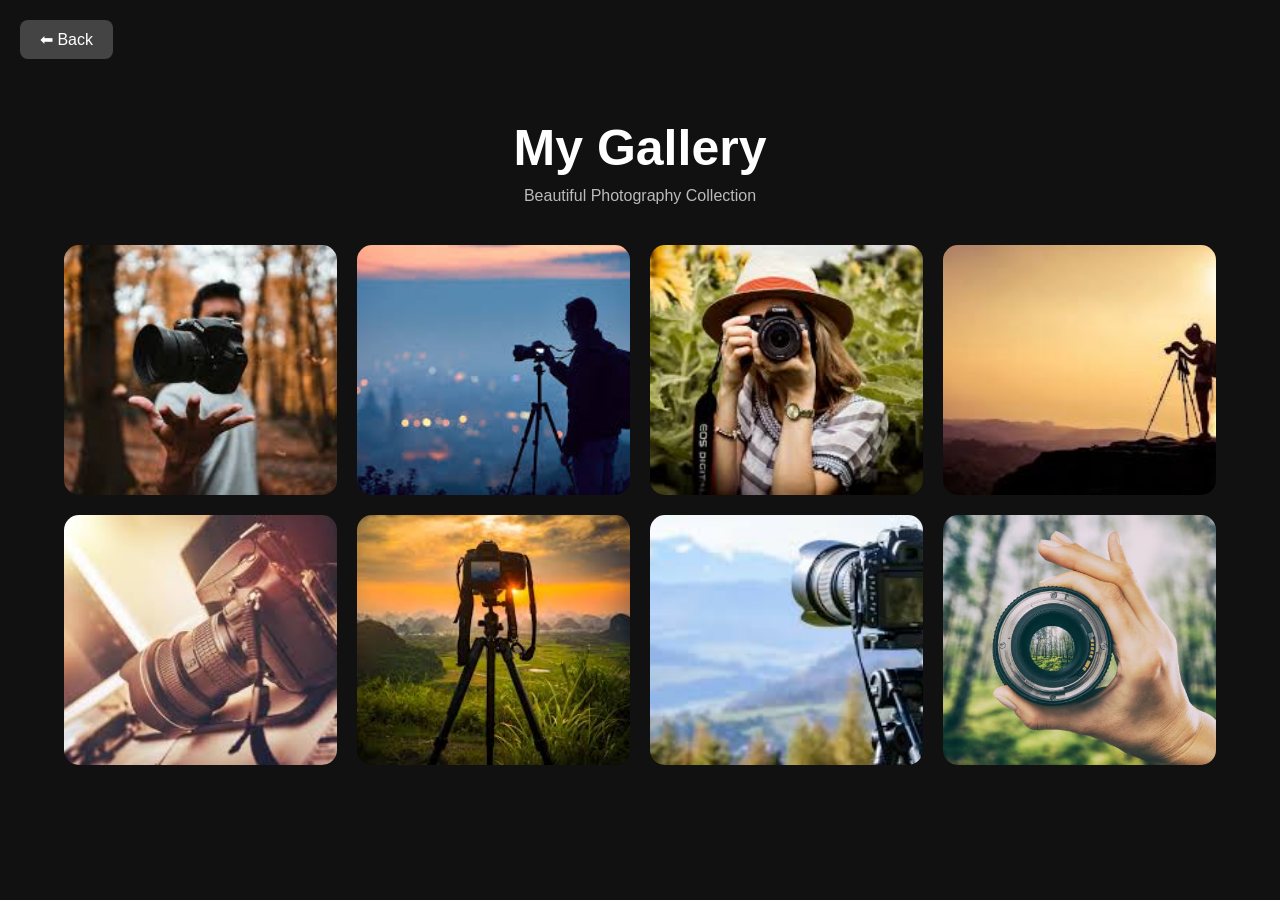
<file: gallery.html>
<!DOCTYPE html>
<html lang="en">
<head>
    <meta charset="UTF-8">
    <meta name="viewport" content="width=device-width, initial-scale=1.0">
    <title>Gallery</title>
    <link rel="stylesheet" href="gallery.css">
</head>
<body>
</head>
<body>
  <a href="index.html" class="back-btn">⬅ Back</a>

  <div class="heading">
    <h1>My Gallery</h1>
    <p>Beautiful Photography Collection</p>
  </div>

  <div class="gallery">

    <img src="images (1).jpeg" alt="">
    <img src="images(2).jpeg" alt="">
    <img src="images(3).jpeg" alt="">
    <img src="images(4).jpeg" alt="">
    <img src="images(5).jpeg" alt="">
    <img src="images(6).jpeg" alt="">
    <img src="images(7).jpeg" alt="">
    <img src="images(8).jpg" alt="">
  </div>

</body>
</html>
</body>
</html>
</file>
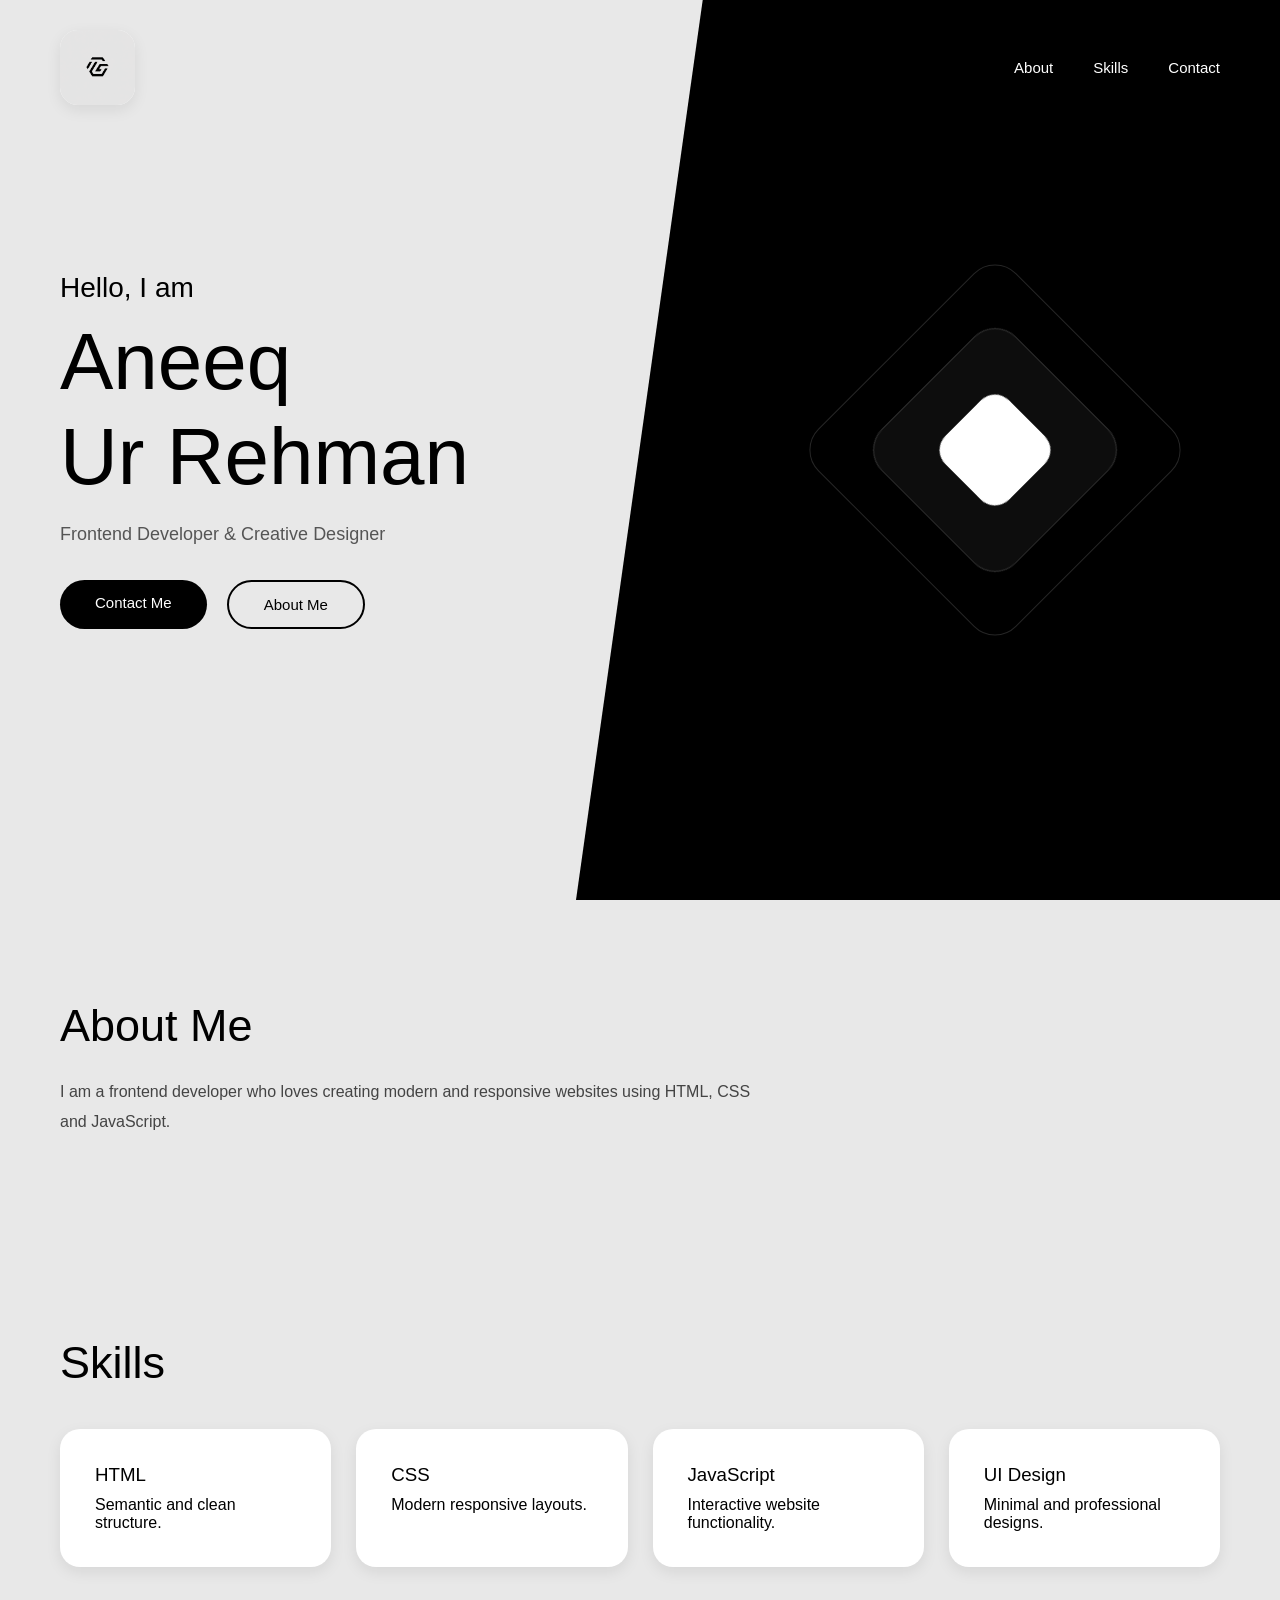
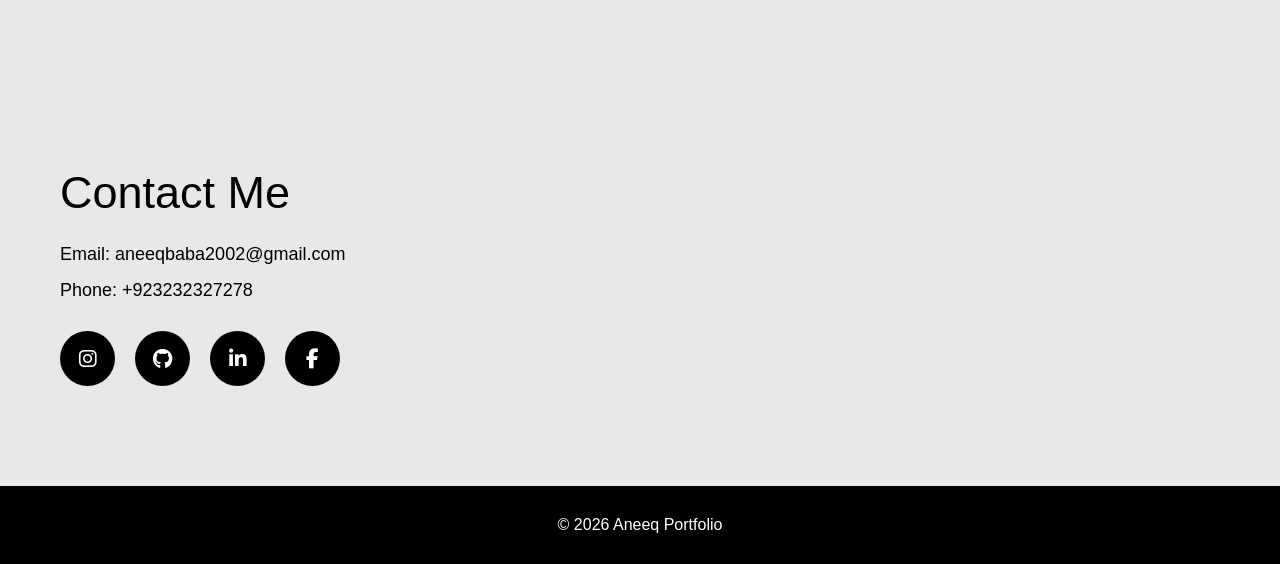
<file: portfolio.html>
<!DOCTYPE html>
<html lang="en">
<head>
<meta charset="UTF-8">
<meta name="viewport" content="width=device-width, initial-scale=1.0">
<title>Portfolio</title>
<link rel="stylesheet" href="portfolio.css">
<link rel="preconnect" href="https://fonts.googleapis.com">
<link rel="preconnect" href="https://fonts.gstatic.com" crossorigin>

<link href="https://fonts.googleapis.com/css2?family=Poppins:wght@300;400;500;600;700&display=swap" rel="stylesheet">

<link
rel="stylesheet"
href="https://cdnjs.cloudflare.com/ajax/libs/font-awesome/6.5.1/css/all.min.css"
/>

<link rel="stylesheet" href="style.css">

</head>
<body>

<header>

    <div class="black-bg"></div>

    <nav>

        <div class="logo">
            <img src="logo.png" alt="">
        </div>

        <ul>

            <li>
                <a href="#about">About</a>
            </li>

            <li>
                <a href="#skills">Skills</a>
            </li>

            <li>
                <a href="#contact">Contact</a>
            </li>

        </ul>

    </nav>

    <div class="hero">

        <div class="hero-text">

            <h3>Hello, I am</h3>

            <h1>
                Aneeq <br>
                Ur Rehman
            </h1>

            <p>
                Frontend Developer & Creative Designer
            </p>

            <div class="buttons">

                <a href="#contact" class="btn-dark">
                    Contact Me
                </a>

                <a href="#about" class="btn-light">
                    About Me
                </a>

            </div>

        </div>

        <div class="hero-design">

            <div class="design-box box1"></div>

            <div class="design-box box2"></div>

            <div class="design-box box3"></div>

        </div>

    </div>

</header>

<section class="about" id="about">

    <h2 class="section-title">
        About Me
    </h2>

    <p>
        I am a frontend developer who loves creating
        modern and responsive websites using HTML,
        CSS and JavaScript.
    </p>

</section>

<section id="skills">

    <h2 class="section-title">
        Skills
    </h2>

    <div class="skills-container">

        <div class="skill-card">

            <h3>HTML</h3>

            <p>
                Semantic and clean structure.
            </p>

        </div>

        <div class="skill-card">

            <h3>CSS</h3>

            <p>
                Modern responsive layouts.
            </p>

        </div>

        <div class="skill-card">

            <h3>JavaScript</h3>

            <p>
                Interactive website functionality.
            </p>

        </div>

        <div class="skill-card">

            <h3>UI Design</h3>

            <p>
                Minimal and professional designs.
            </p>

        </div>

    </div>

</section>

<section class="contact" id="contact">

    <h2 class="section-title">
        Contact Me
    </h2>

    <p class="contact-info">
        Email: aneeqbaba2002@gmail.com
    </p>

    <p class="contact-info">
        Phone: +923232327278
    </p>

    <div class="social-icons">

        <a href="https://www.instagram.com/?">
            <i class="fa-brands fa-instagram"></i>
        </a>

        <a href="#">
            <i class="fa-brands fa-github"></i>
        </a>

        <a href="#">
            <i class="fa-brands fa-linkedin-in"></i>
        </a>

        <a href="#">
            <i class="fa-brands fa-facebook-f"></i>
        </a>

    </div>

</section>

<footer>

    <p>
        © 2026 Aneeq Portfolio
    </p>

</footer>

</body>
</html>
</file>
<file: gallery.css>
*{
      margin:0;
      padding:0;
      box-sizing:border-box;
      font-family: Arial, Helvetica, sans-serif;
    }

    body{
      background:#111;
      color:white;
    }

    .heading{
      text-align:center;
      padding:40px 20px;
    }

    .heading h1{
      font-size:50px;
      margin-bottom:10px;
    }

    .heading p{
      color:#bbb;
    }

    .gallery{
      width:90%;
      margin:auto;
      display:grid;
      grid-template-columns:repeat(auto-fit,minmax(250px,1fr));
      gap:20px;
      padding-bottom:50px;
    }

    .gallery img{
      width:100%;
      height:250px;
      object-fit:cover;
      border-radius:15px;
      transition:0.4s;
      cursor:pointer;
    }

    .gallery img:hover{
      transform:scale(1.05);
      box-shadow:0 0 20px rgba(255,255,255,0.3);
    }

    .back-btn{
      display:inline-block;
      margin:20px;
      text-decoration:none;
      color:white;
      background:#444;
      padding:10px 20px;
      border-radius:8px;
      transition:0.3s;
    }

    .back-btn:hover{
      background:#666;
    }
</file>
<file: portfolio.css>
*{
    margin:0;
    padding:0;
    box-sizing:border-box;
    scroll-behavior:smooth;
}

body{
    font-family:'Poppins',sans-serif;
    background:#E8E8E8;
    overflow-x:hidden;
}

/* HEADER */

header{
    width:100%;
    min-height:100vh;
    background:#E8E8E8;
    position:relative;
    overflow:hidden;
}

/* BLACK SHAPE */

.black-bg{
    position:absolute;
    top:0;
    right:0;
    width:55%;
    height:100%;
    background:#000;
    clip-path: polygon(18% 0, 100% 0, 100% 100%, 0 100%);
}

/* NAVBAR */

nav{
    width:100%;
    position:absolute;
    top:0;
    left:0;
    padding:30px 60px;
    display:flex;
    justify-content:space-between;
    align-items:center;
    z-index:100;
}

.logo{
    width:75px;
    height:75px;
    background:#fff;
    border-radius:18px;
    overflow:hidden;
    display:flex;
    justify-content:center;
    align-items:center;
    box-shadow:0 5px 15px rgba(0,0,0,0.08);
}

.logo img{
    width:100%;
    height:100%;
    object-fit:cover;
}

nav ul{
    display:flex;
    gap:40px;
    list-style:none;
}

nav ul li a{
    text-decoration:none;
    color:#fff;
    font-size:15px;
    font-weight:500;
}

/* HERO SECTION */

.hero{
    width:100%;
    min-height:100vh;
    display:flex;
    justify-content:space-between;
    align-items:center;
    padding:0 60px;
    position:relative;
    z-index:10;
}

.hero-text h3{
    font-size:28px;
    font-weight:400;
    margin-bottom:10px;
}

.hero-text h1{
    font-size:80px;
    line-height:95px;
    margin-bottom:20px;
}

.hero-text p{
    color:#555;
    font-size:18px;
    margin-bottom:35px;
}

.buttons{
    display:flex;
    gap:20px;
}

.buttons a{
    text-decoration:none;
    padding:14px 35px;
    border-radius:40px;
    font-size:15px;
    font-weight:500;
}

.btn-dark{
    background:#000;
    color:#fff;
}

.btn-light{
    border:2px solid #000;
    color:#000;
}

/* RIGHT DESIGN */

.hero-design{
    width:450px;
    height:450px;
    position:relative;
    display:flex;
    justify-content:center;
    align-items:center;
}

.design-box{
    position:absolute;
    border:1px solid rgba(255,255,255,0.15);
    border-radius:30px;
    transform:rotate(45deg);
}

.box1{
    width:280px;
    height:280px;
}

.box2{
    width:190px;
    height:190px;
    background:rgba(255,255,255,0.05);
    backdrop-filter:blur(8px);
}

.box3{
    width:90px;
    height:90px;
    background:#fff;
    border:none;
    border-radius:20px;
}

/* SECTIONS */

section{
    padding:100px 60px;
}

.section-title{
    font-size:45px;
    margin-bottom:25px;
}

/* ABOUT */

.about p{
    max-width:700px;
    line-height:30px;
    color:#444;
}

/* SKILLS */

.skills-container{
    display:grid;
    grid-template-columns:repeat(auto-fit,minmax(220px,1fr));
    gap:25px;
    margin-top:40px;
}

.skill-card{
    background:#fff;
    padding:35px;
    border-radius:20px;
    box-shadow:0 5px 15px rgba(0,0,0,0.08);
}

.skill-card h3{
    margin-bottom:10px;
}

/* CONTACT */

.contact-info{
    font-size:18px;
    margin-bottom:15px;
}

.social-icons{
    margin-top:30px;
    display:flex;
    gap:20px;
}

.social-icons a{
    width:55px;
    height:55px;
    background:#000;
    color:#fff;
    display:flex;
    justify-content:center;
    align-items:center;
    border-radius:50%;
    text-decoration:none;
    font-size:20px;
}

/* FOOTER */

footer{
    background:#000;
    color:#fff;
    text-align:center;
    padding:30px;
}

/* RESPONSIVE */

@media(max-width:950px){

    nav{
        padding:30px;
    }

    nav ul{
        gap:20px;
    }

    .hero{
        flex-direction:column;
        justify-content:center;
        gap:80px;
        padding:120px 30px 50px;
        text-align:center;
    }

    .hero-text h1{
        font-size:50px;
        line-height:65px;
    }

    .buttons{
        justify-content:center;
    }

    .hero-design{
        width:320px;
        height:320px;
    }

    .box1{
        width:230px;
        height:230px;
    }

    .box2{
        width:150px;
        height:150px;
    }

    .black-bg{
        width:100%;
        height:45%;
        clip-path: polygon(0 0, 100% 0, 100% 100%, 0 80%);
    }

}
</file>
<file: style.css>
* {
    padding: 0;
    margin: 0;
    font-family: "Lato", sans-serif;
    font-weight: 400;
}
.main_box {
    background: url("photo\ \(3\).jpg");
    background-size: cover;
    height: 100vh;
}
.btn_one {
    color: white;
    font-size: 30px;
    font-weight: 700;
    line-height: 60px;
    position: absolute;
    left: 16px;
        transition: 0.3s linear;
}
.sidebar_menu {
    position: fixed;
    left: -300px;
    height: 100vh;
    width: 300px;
    background-color: rgba(255, 255, 255,0.1);
    box-shadow: 0px 0px 6px rgba(255,255, 255, 0.5);
    transition: 0.3s linear;
}

.sidebar_menu .logo {
    position: absolute;
    width: 100%;
    line-height:60px;
    box-shadow: 0px 0px 4px rgba(255,255,255,0.5);
    height: 60px;
}

.sidebar_menu .logo a {
    position: absolute;
    left: 50px;
    color: white;
    text-decoration: none;
    font-size: 20px;
    font-weight: 500;
}
.sidebar_menu .menu {
    position: absolute;
    width: 100%;
    top: 80px;
}
.sidebar_menu .btn_two i{
    color: grey;
    font-size: 25px;
    line-height: 60px;
    position: absolute;
    left: 270px;
    cursor: pointer;    
        transition: 0.3s linear;
}
.sidebar_menu .menu li {
    margin-top: 6px;
    padding: 14px 20px
}
.sidebar_menu .menu i,a {
    color: white;
    text-decoration: none;
    font-size: 20px;
}
.sidebar_menu .menu i {
    padding-right: 6px;
}
.sidebar_menu .social-media {
    color: white;
    opacity: 0.5;
    position: absolute;
    bottom: 50px;
    left: 25%;
 
}
.btn_one:hover {
    font-size: 40px;
    cursor: pointer;
}
.sidebar_menu .social-media i {
    color: white;
    opacity: 0.5;
   padding: 0px 2px;
}
#check {
    display: none;
}
.sidebar_menu .menu li:hover {
       box-shadow: 0px 0px 4px rgba(255,255,255,0.5);
}
.btn_two i:hover {
    font-size:30px ;
}
.sidebar_menu .social-media i:hover {
    opacity: 1;
    transform: scale(1.1);
}
#check:checked ~ .sidebar_menu {
    left: 0px;
} 
#check:checked ~ .btn_one {
    display: none;
}
</file>
